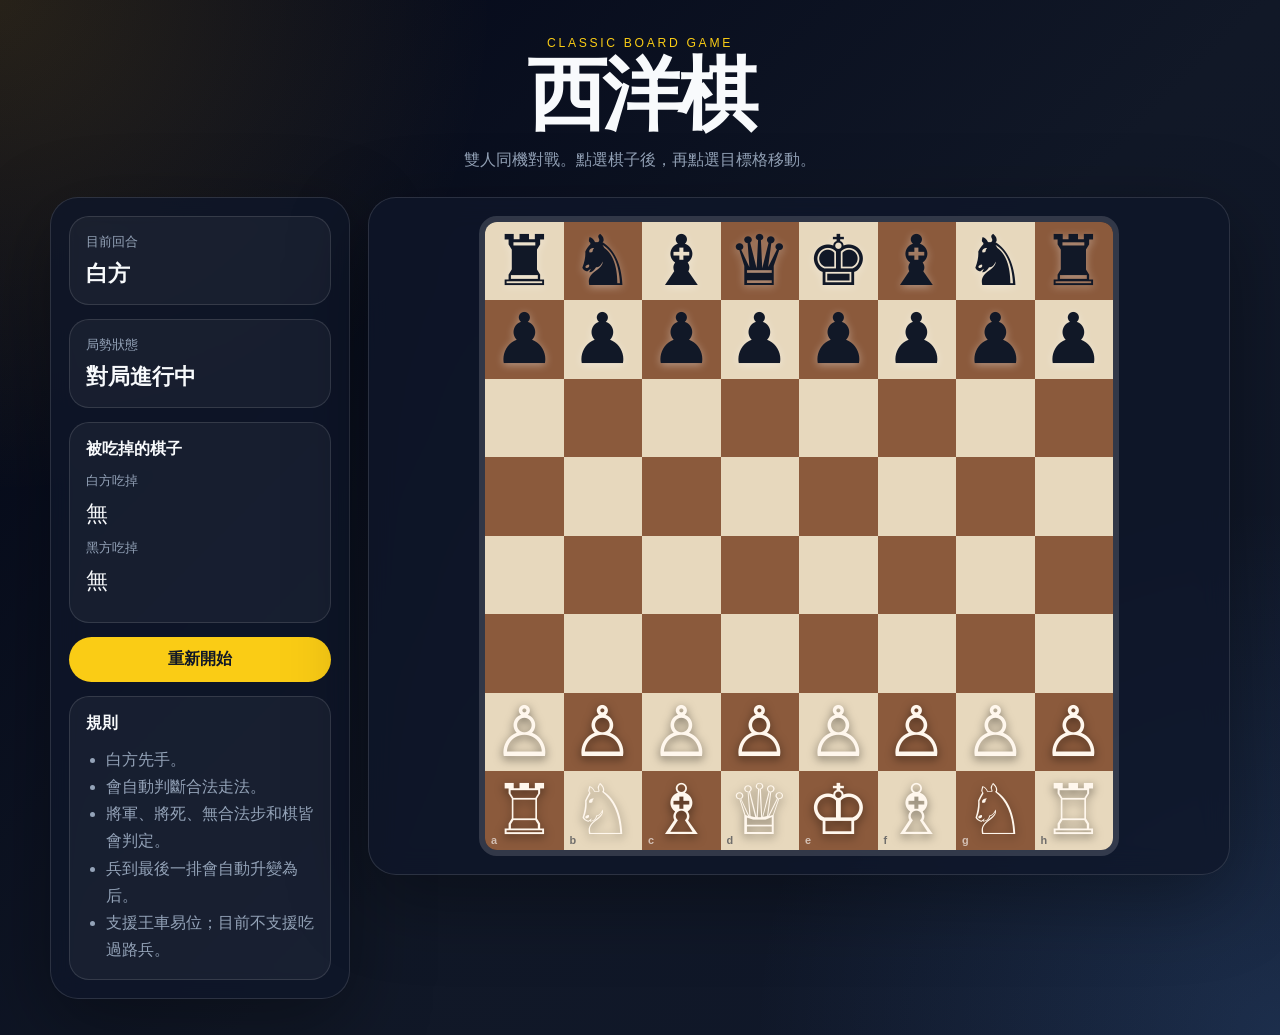
<file: index.html>
<!DOCTYPE html>
<html lang="zh-Hant">
<head>
  <meta charset="UTF-8" />
  <meta name="viewport" content="width=device-width, initial-scale=1.0" />
  <title>Chess Game</title>
  <link rel="stylesheet" href="style.css" />
</head>
<body>
  <main class="app">
    <header class="hero">
      <p class="eyebrow">Classic Board Game</p>
      <h1>西洋棋</h1>
      <p class="subtitle">雙人同機對戰。點選棋子後，再點選目標格移動。</p>
    </header>

    <section class="layout">
      <aside class="panel">
        <div class="status-card"><span>目前回合</span><strong id="turnText">白方</strong></div>
        <div class="status-card"><span>局勢狀態</span><strong id="statusText">遊戲開始</strong></div>
        <div class="captured">
          <h2>被吃掉的棋子</h2>
          <div><span>白方吃掉</span><p id="capturedByWhite">無</p></div>
          <div><span>黑方吃掉</span><p id="capturedByBlack">無</p></div>
        </div>
        <button id="resetBtn" class="primary-btn" type="button">重新開始</button>
        <div class="rules">
          <h2>規則</h2>
          <ul>
            <li>白方先手。</li>
            <li>會自動判斷合法走法。</li>
            <li>將軍、將死、無合法步和棋皆會判定。</li>
            <li>兵到最後一排會自動升變為后。</li>
            <li>支援王車易位；目前不支援吃過路兵。</li>
          </ul>
        </div>
      </aside>
      <section class="board-wrap"><div id="board" class="board" aria-label="西洋棋棋盤"></div></section>
    </section>
  </main>
  <script src="script.js"></script>
</body>
</html>
</file>
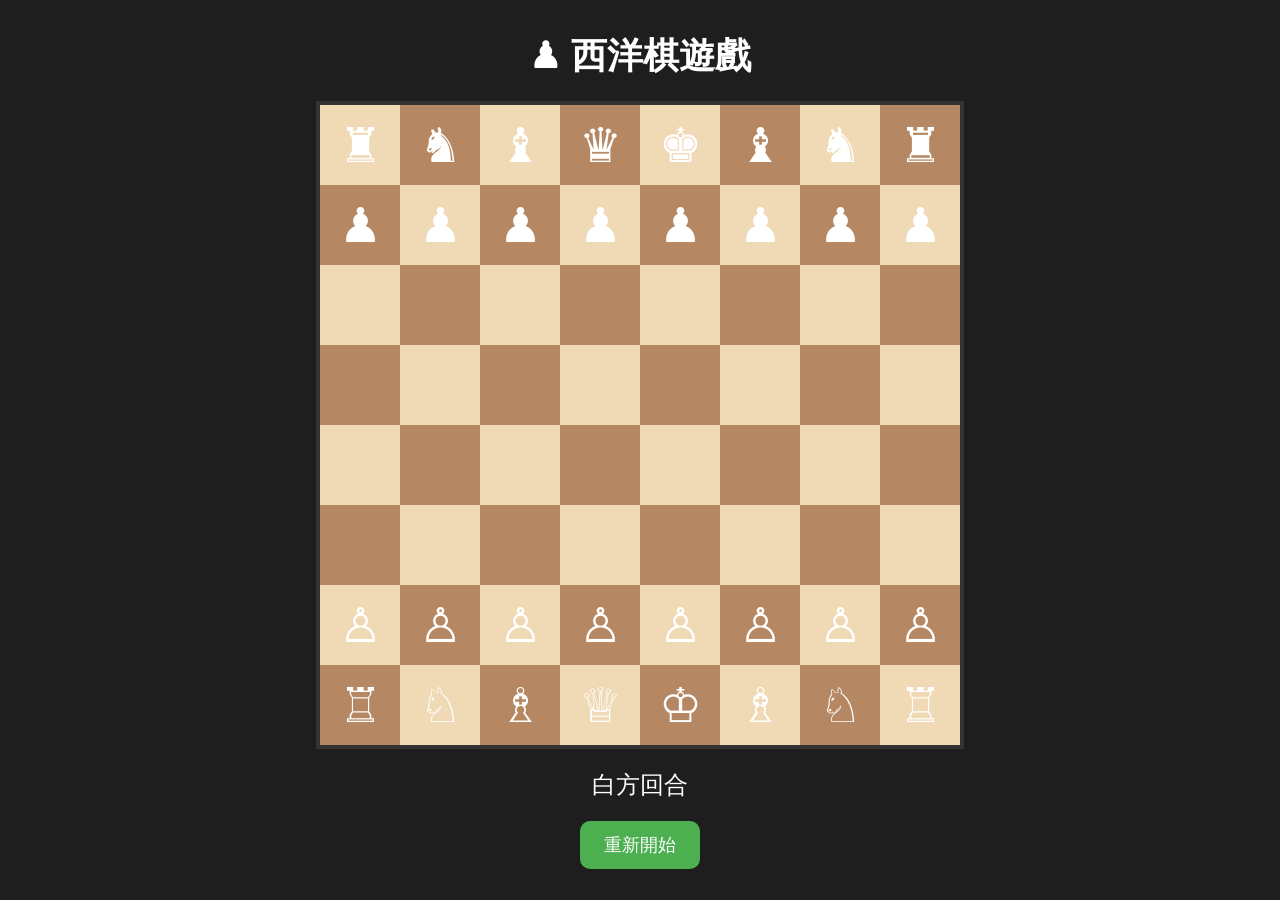
<file: chess-game/index.html>
<!DOCTYPE html>
<html lang="zh-Hant">
<head>
  <meta charset="UTF-8" />
  <meta name="viewport" content="width=device-width, initial-scale=1.0"/>
  <title>西洋棋遊戲</title>
  <link rel="stylesheet" href="style.css">
</head>
<body>
  <h1>♟ 西洋棋遊戲</h1>

  <div id="game"></div>

  <div id="status">白方回合</div>

  <button onclick="resetGame()">重新開始</button>

  <script src="script.js"></script>
</body>
</html>
</file>
<file: style.css>
*{box-sizing:border-box}:root{--bg:#0f172a;--panel:rgba(15,23,42,.78);--text:#f8fafc;--muted:#94a3b8;--line:rgba(255,255,255,.12);--light:#e7d8bd;--dark:#8b5a3c;--select:#fde047;--move:rgba(34,197,94,.55);--capture:rgba(239,68,68,.65)}body{margin:0;min-height:100vh;font-family:Arial,"Noto Sans TC",sans-serif;color:var(--text);background:radial-gradient(circle at top left,rgba(251,191,36,.15),transparent 30%),radial-gradient(circle at bottom right,rgba(96,165,250,.16),transparent 32%),linear-gradient(135deg,#020617,#111827 55%,#0f172a)}button{font:inherit}.app{width:min(1180px,94vw);margin:0 auto;padding:36px 0}.hero{text-align:center;margin-bottom:24px}.eyebrow{margin:0 0 8px;color:#facc15;letter-spacing:.22em;text-transform:uppercase;font-size:.76rem}h1{margin:0;font-size:clamp(2.4rem,7vw,5rem);letter-spacing:-.06em;line-height:.92}.subtitle{margin:14px auto 0;max-width:620px;color:var(--muted);line-height:1.7}.layout{display:grid;grid-template-columns:300px 1fr;gap:18px;align-items:start}.panel,.board-wrap{border:1px solid var(--line);border-radius:28px;background:var(--panel);box-shadow:0 24px 80px rgba(0,0,0,.35);backdrop-filter:blur(14px)}.panel{padding:18px;display:grid;gap:14px}.status-card,.captured,.rules{padding:16px;border:1px solid var(--line);border-radius:20px;background:rgba(255,255,255,.045)}.status-card span,.captured span{display:block;color:var(--muted);font-size:.84rem;margin-bottom:8px}.status-card strong{font-size:1.35rem}.captured h2,.rules h2{margin:0 0 12px;font-size:1rem}.captured p{min-height:28px;margin:0 0 10px;font-size:1.4rem;word-break:break-all}.rules ul{margin:0;padding-left:20px;color:var(--muted);line-height:1.7}.primary-btn{border:0;border-radius:999px;padding:12px 18px;color:#111827;background:#facc15;font-weight:900;cursor:pointer}.primary-btn:hover{opacity:.88}.board-wrap{display:grid;place-items:center;padding:18px}.board{width:min(78vw,640px);height:min(78vw,640px);display:grid;grid-template-columns:repeat(8,1fr);grid-template-rows:repeat(8,1fr);overflow:hidden;border:6px solid rgba(255,255,255,.15);border-radius:18px}.square{position:relative;display:grid;place-items:center;border:0;padding:0;cursor:pointer;font-size:clamp(2rem,7vw,4.4rem);line-height:1;user-select:none}.square.light{background:var(--light)}.square.dark{background:var(--dark)}.square.selected{outline:5px solid var(--select);outline-offset:-5px}.square.legal::after{content:"";width:24%;height:24%;border-radius:999px;background:var(--move);position:absolute}.square.capture::after{content:"";position:absolute;inset:8%;border:5px solid var(--capture);border-radius:999px}.square.last{box-shadow:inset 0 0 0 999px rgba(250,204,21,.18)}.piece.white{color:#fff7ed;text-shadow:0 3px 10px rgba(0,0,0,.55)}.piece.black{color:#111827;text-shadow:0 2px 8px rgba(255,255,255,.38)}.coord{position:absolute;left:6px;bottom:4px;color:rgba(15,23,42,.55);font-size:.68rem;font-weight:900}.dark .coord{color:rgba(255,255,255,.62)}@media(max-width:920px){.layout{grid-template-columns:1fr}.panel{order:2}.board{width:min(92vw,640px);height:min(92vw,640px)}}
</file>
<file: chess-game/style.css>
* {
  box-sizing: border-box;
  margin: 0;
  padding: 0;
  font-family: Arial, sans-serif;
}

body {
  background: #1e1e1e;
  color: white;
  display: flex;
  justify-content: center;
  align-items: center;
  min-height: 100vh;
  flex-direction: column;
  gap: 20px;
}

h1 {
  font-size: 36px;
}

#game {
  display: grid;
  grid-template-columns: repeat(8, 80px);
  grid-template-rows: repeat(8, 80px);
  border: 4px solid #333;
}

.cell {
  width: 80px;
  height: 80px;
  display: flex;
  justify-content: center;
  align-items: center;
  font-size: 48px;
  cursor: pointer;
  user-select: none;
}

.white {
  background: #f0d9b5;
}

.black {
  background: #b58863;
}

.selected {
  outline: 4px solid yellow;
}

.move {
  box-shadow: inset 0 0 0 4px rgba(0,255,0,0.6);
}

#status {
  font-size: 24px;
}

button {
  padding: 12px 24px;
  border: none;
  border-radius: 10px;
  background: #4caf50;
  color: white;
  font-size: 18px;
  cursor: pointer;
}

button:hover {
  background: #43a047;
}
</file>
